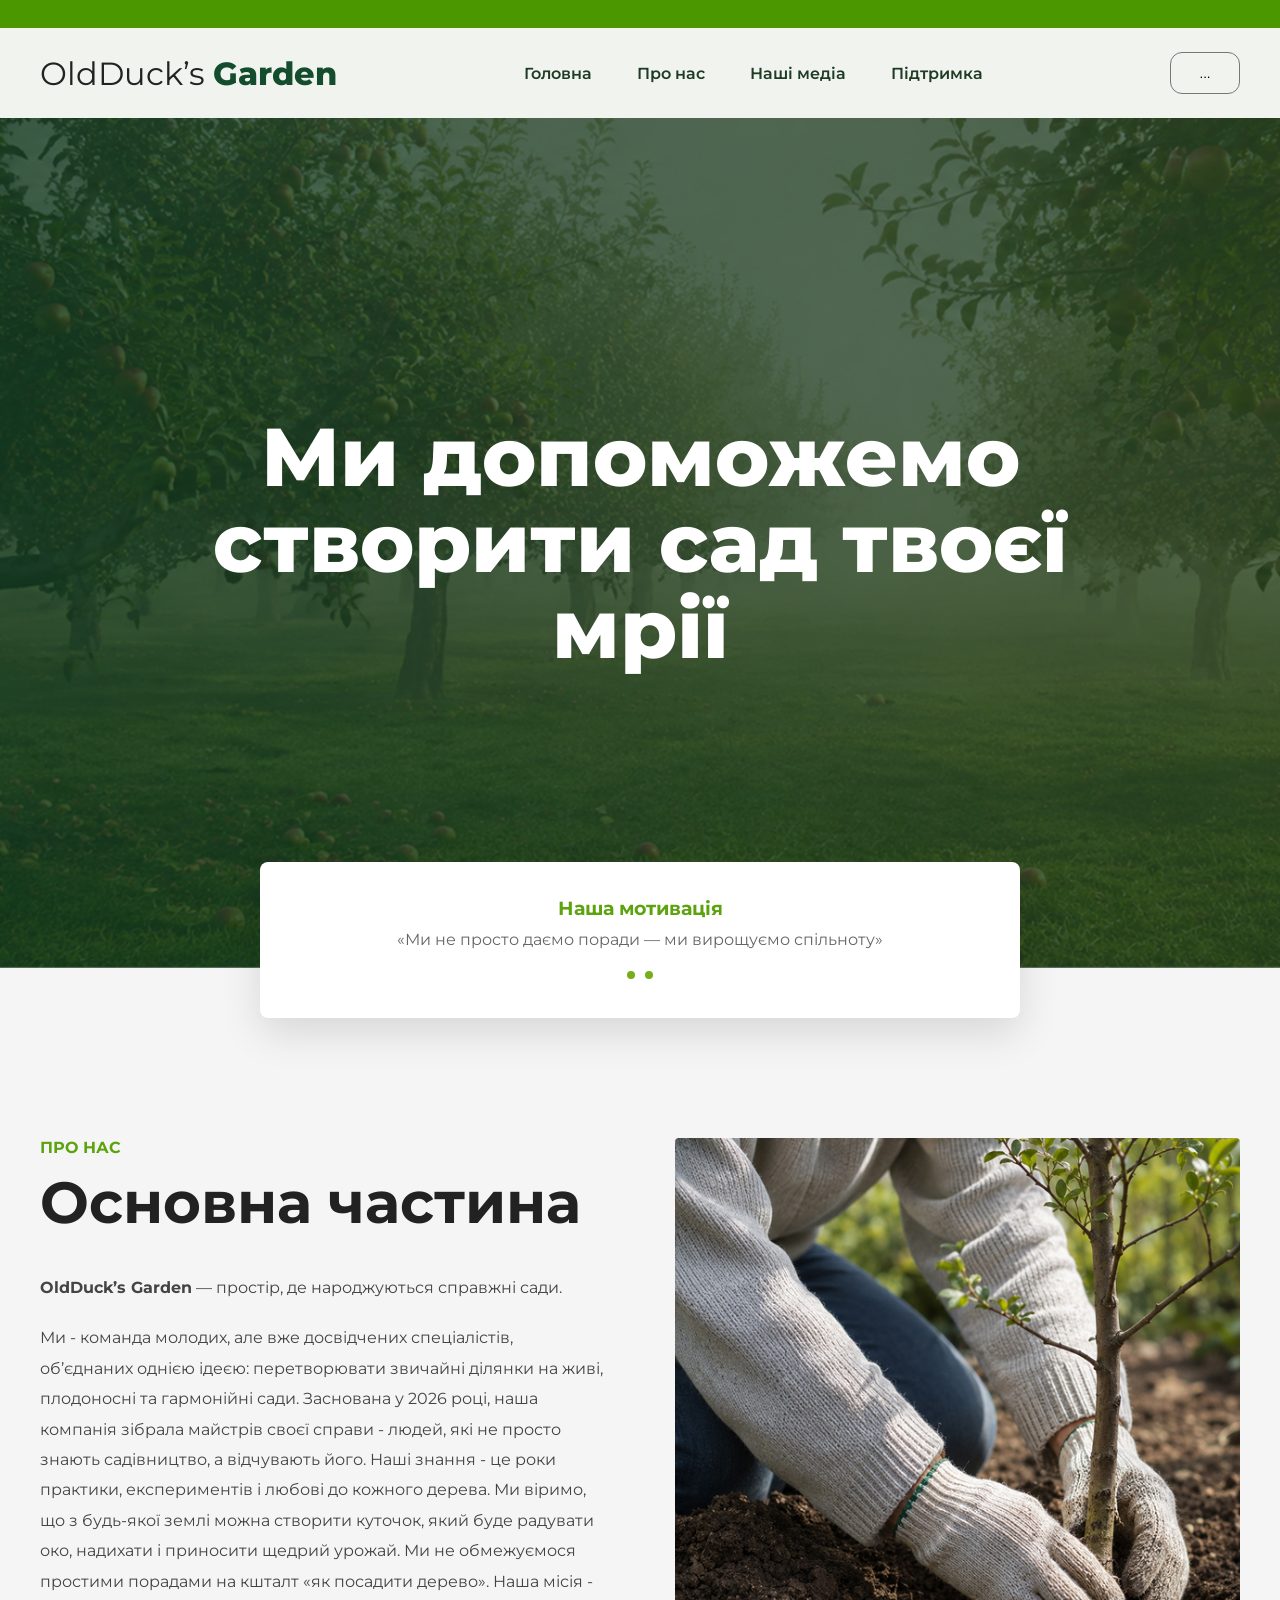
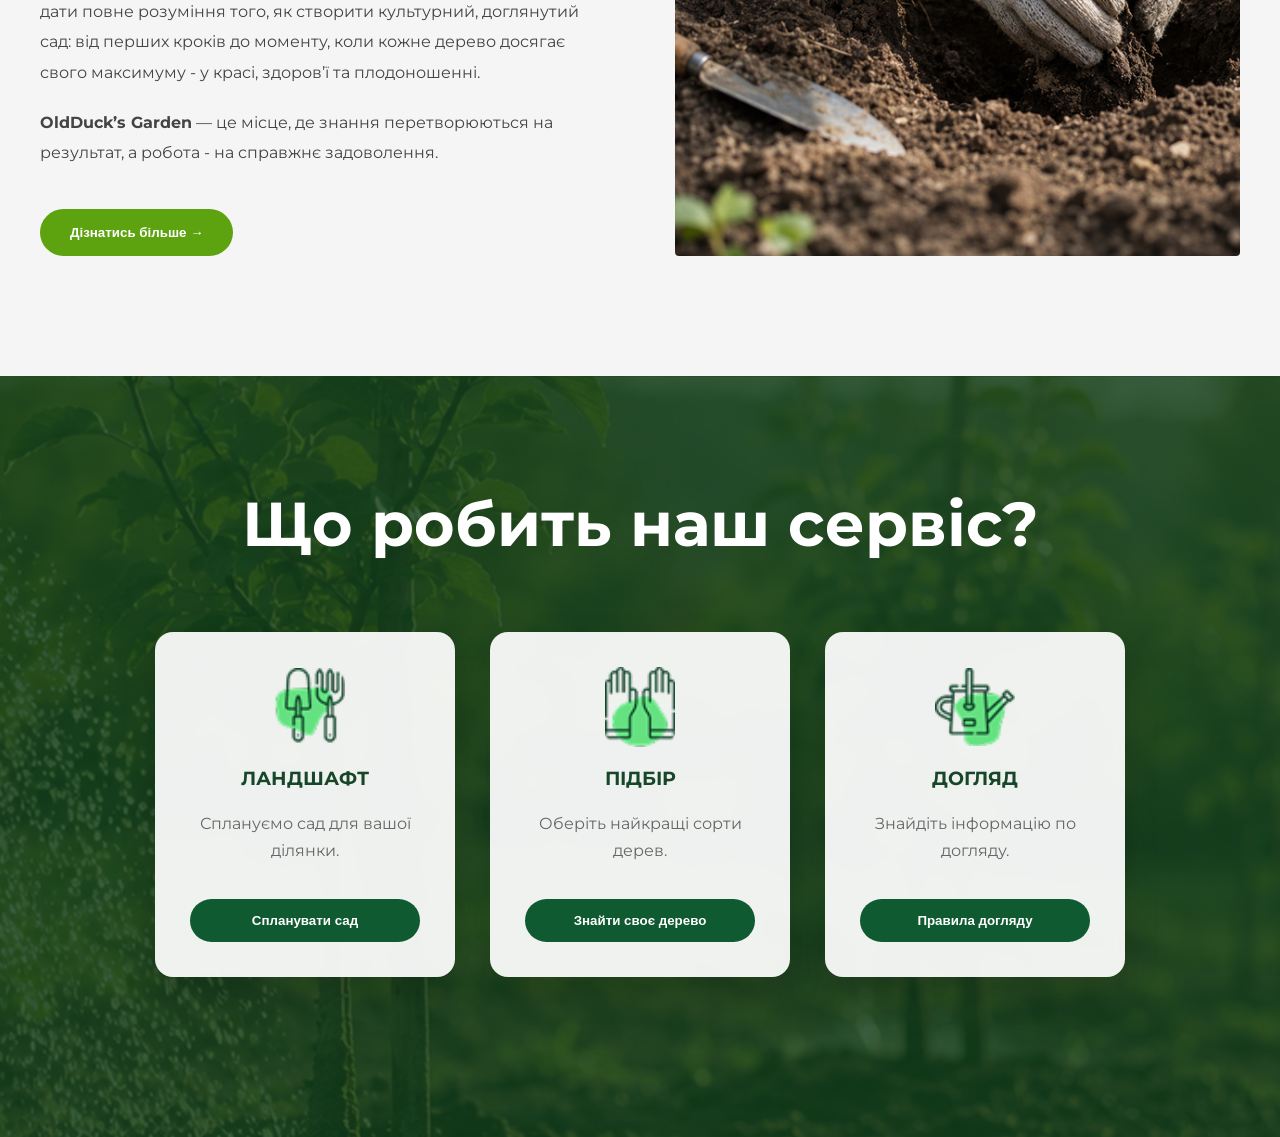
<file: index.html>
<!DOCTYPE html>
<html lang="uk">
<head>
  <meta charset="UTF-8" />
  <meta name="viewport" content="width=device-width, initial-scale=1.0"/>
  <title>OldDuck's Garden</title>

  <link rel="preconnect" href="https://fonts.googleapis.com">
  <link rel="preconnect" href="https://fonts.gstatic.com" crossorigin>

  <link href="https://fonts.googleapis.com/css2?family=Montserrat:wght@400;500;600;700;800&display=swap" rel="stylesheet">

  <link rel="stylesheet" href="./css/style.css">
</head>
<body>

  <!-- TOP BAR -->
  <div class="top-line"></div>

  <!-- HEADER -->
  <header class="header">
    <div class="container nav-container">

      <div class="logo">
        <span class="light">OldDuck’s</span>
        <span class="bold">Garden</span>
      </div>

      <nav class="nav">
        <a href="#">Головна</a>
        <a href="#">Про нас</a>
        <a href="#">Наші медіа</a>
        <a href="#">Підтримка</a>
      </nav>

      <button class="menu-btn">...</button>

    </div>
  </header>

  <!-- HERO -->
  <section class="hero">

    <div class="overlay"></div>

    <div class="hero-content">
      <h1>
        Ми допоможемо <br>
        створити сад твоєї <br>
        мрії
      </h1>
    </div>

    <!-- FLOAT CARD -->
    <div class="floating-card">

      <h3>Наша мотивація</h3>

      <p>
        «Ми не просто даємо поради — ми вирощуємо спільноту»
      </p>

      <div class="dots">
        <span></span>
        <span></span>
      </div>

    </div>

  </section>

  <!-- ABOUT -->
  <section class="about">

    <div class="container about-grid">

      <div class="about-text">

        <span class="section-label">ПРО НАС</span>

        <h2>Основна частина</h2>

        <p>
          <strong>OldDuck’s Garden</strong> — простір, де народжуються справжні сади.
        </p>

        <p>
            Ми - команда молодих, але вже досвідчених спеціалістів, об’єднаних однією ідеєю: перетворювати звичайні ділянки на живі, плодоносні та гармонійні сади. Заснована у 2026 році, наша компанія зібрала майстрів своєї справи - людей, які не просто знають садівництво, а відчувають його.
Наші знання - це роки практики, експериментів і любові до кожного дерева. Ми віримо, що з будь-якої землі можна створити куточок, який буде радувати око, надихати і приносити щедрий урожай.
Ми не обмежуємося простими порадами на кшталт «як посадити дерево». Наша місія - дати повне розуміння того, як створити культурний, доглянутий сад: від перших кроків до моменту, коли кожне дерево досягає свого максимуму - у красі, здоров’ї та плодоношенні.
        </p>

        <p>
          <strong>OldDuck’s Garden</strong> — це місце, де знання перетворюються на результат, а робота - на справжнє задоволення.
        </p>

        <button class="green-btn">
          Дізнатись більше →
         </button>

      </div>

      <div class="about-image">
        <img
          src="./assets/about-image.jpg"
          alt="Про нас"
        >
      </div>

    </div>

  </section>

  <!-- SERVICES -->
  <section class="services">

    <div class="services-overlay"></div>

    <div class="container">

      <h2>Що робить наш сервіс?</h2>

      <div class="cards">

        <!-- CARD 1 -->
        <div class="service-card">

          <div class="icon">
            <img src="./assets/service-landscape.png" alt="">
          </div>

          <h3>ЛАНДШАФТ</h3>

          <p>
            Сплануємо сад для вашої ділянки.
          </p>

          <a href="garden-planner.html">
            <button>Спланувати сад</button>
          </a>

        </div>

        <!-- CARD 2 -->
        <div class="service-card">

          <div class="icon">
            <img src="./assets/service-tree.png" alt="">
          </div>

          <h3>ПІДБІР</h3>

          <p>
            Оберіть найкращі сорти дерев.
          </p>

          <a href="trees-list-page.html">
            <button>Знайти своє дерево</button>
          </a>  
 

        </div>

        <!-- CARD 3 -->
        <div class="service-card">

          <div class="icon">
            <img src="./assets/service-care.png" alt="">
          </div>

          <h3>ДОГЛЯД</h3>

          <p>
            Знайдіть інформацію по догляду.
          </p>

          <a href="care.html">
            <button>Правила догляду</button>
          </a>


        </div>

      </div>

    </div>

  </section>

  <script src="./js/script.js"></script>

</body>
</html>
</file>
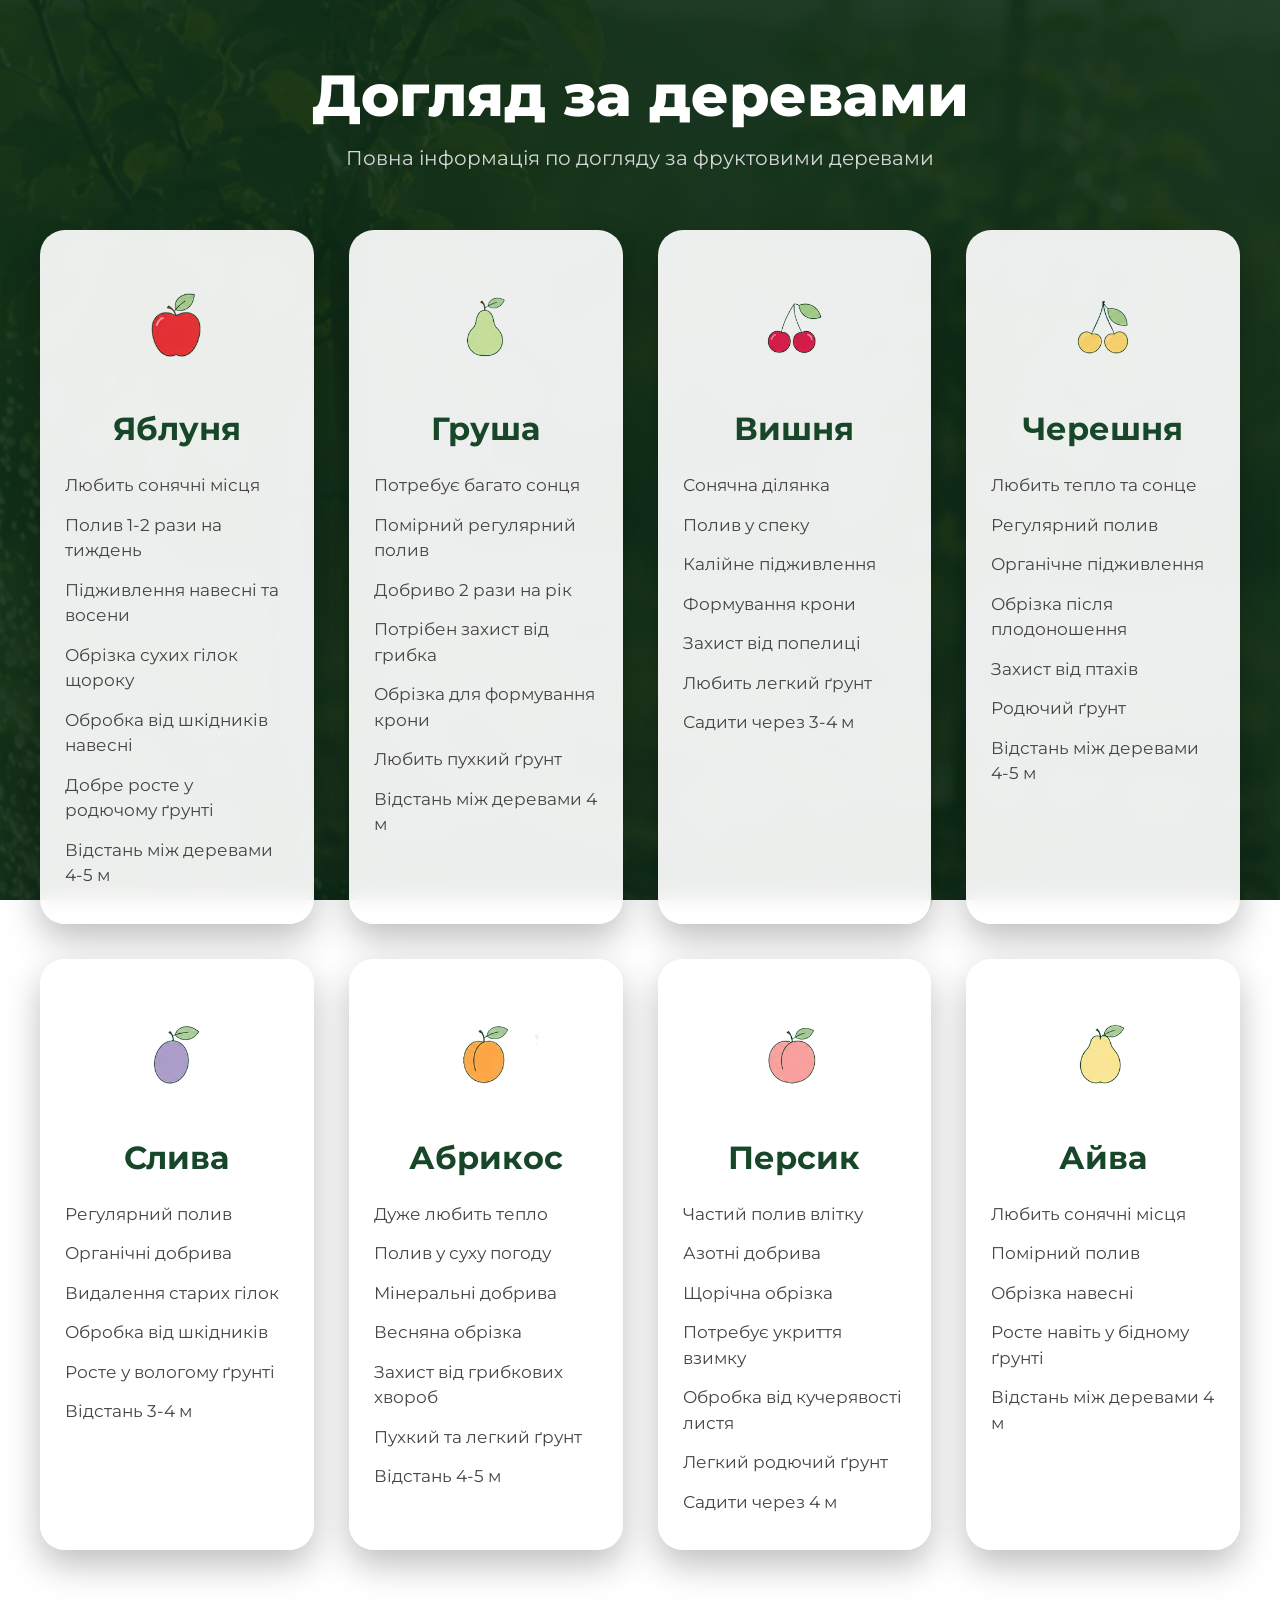
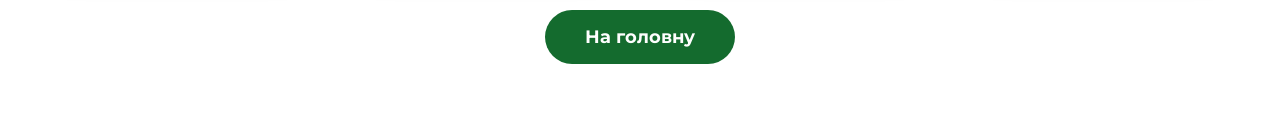
<file: care.html>
<!DOCTYPE html>
<html lang="uk">
<head>

<meta charset="UTF-8">
<meta name="viewport" content="width=device-width, initial-scale=1.0">

<title>Догляд за деревами</title>

<link rel="stylesheet" href="css/care.css">

<link href="https://fonts.googleapis.com/css2?family=Montserrat:wght@400;600;700;800&display=swap" rel="stylesheet">

</head>

<body>

<div class="care-container">

    <h1 class="care-title">Догляд за деревами</h1>

    <p class="care-subtitle">
        Повна інформація по догляду за фруктовими деревами
    </p>

    <div class="care-grid">

        <!-- ЯБЛУНЯ -->

        <div class="care-card">

            <img src="assets/apple.png" alt="Яблуня">

            <h2>Яблуня</h2>

            <ul>
                <li>Любить сонячні місця</li>
                <li>Полив 1-2 рази на тиждень</li>
                <li>Підживлення навесні та восени</li>
                <li>Обрізка сухих гілок щороку</li>
                <li>Обробка від шкідників навесні</li>
                <li>Добре росте у родючому ґрунті</li>
                <li>Відстань між деревами 4-5 м</li>
            </ul>

        </div>

        <!-- ГРУША -->

        <div class="care-card">

            <img src="assets/pear.png" alt="Груша">

            <h2>Груша</h2>

            <ul>
                <li>Потребує багато сонця</li>
                <li>Помірний регулярний полив</li>
                <li>Добриво 2 рази на рік</li>
                <li>Потрібен захист від грибка</li>
                <li>Обрізка для формування крони</li>
                <li>Любить пухкий ґрунт</li>
                <li>Відстань між деревами 4 м</li>
            </ul>

        </div>

        <!-- ВИШНЯ -->

        <div class="care-card">

            <img src="assets/cherry.png" alt="Вишня">

            <h2>Вишня</h2>

            <ul>
                <li>Сонячна ділянка</li>
                <li>Полив у спеку</li>
                <li>Калійне підживлення</li>
                <li>Формування крони</li>
                <li>Захист від попелиці</li>
                <li>Любить легкий ґрунт</li>
                <li>Садити через 3-4 м</li>
            </ul>

        </div>

        <!-- ЧЕРЕШНЯ -->

        <div class="care-card">

            <img src="assets/merry.png" alt="Черешня">

            <h2>Черешня</h2>

            <ul>
                <li>Любить тепло та сонце</li>
                <li>Регулярний полив</li>
                <li>Органічне підживлення</li>
                <li>Обрізка після плодоношення</li>
                <li>Захист від птахів</li>
                <li>Родючий ґрунт</li>
                <li>Відстань між деревами 4-5 м</li>
            </ul>

        </div>

        <!-- СЛИВА -->

        <div class="care-card">

            <img src="assets/plum.png" alt="Слива">

            <h2>Слива</h2>

            <ul>
                <li>Регулярний полив</li>
                <li>Органічні добрива</li>
                <li>Видалення старих гілок</li>
                <li>Обробка від шкідників</li>
                <li>Росте у вологому ґрунті</li>
                <li>Відстань 3-4 м</li>
            </ul>

        </div>

        <!-- АБРИКОС -->

        <div class="care-card">

            <img src="assets/apricot.png" alt="Абрикос">

            <h2>Абрикос</h2>

            <ul>
                <li>Дуже любить тепло</li>
                <li>Полив у суху погоду</li>
                <li>Мінеральні добрива</li>
                <li>Весняна обрізка</li>
                <li>Захист від грибкових хвороб</li>
                <li>Пухкий та легкий ґрунт</li>
                <li>Відстань 4-5 м</li>
            </ul>

        </div>

        <!-- ПЕРСИК -->

        <div class="care-card">

            <img src="assets/peach.png" alt="Персик">

            <h2>Персик</h2>

            <ul>
                <li>Частий полив влітку</li>
                <li>Азотні добрива</li>
                <li>Щорічна обрізка</li>
                <li>Потребує укриття взимку</li>
                <li>Обробка від кучерявості листя</li>
                <li>Легкий родючий ґрунт</li>
                <li>Садити через 4 м</li>
            </ul>

        </div>

        <!-- АЙВА -->

        <div class="care-card">

            <img src="assets/quince.png" alt="Айва">

            <h2>Айва</h2>

            <ul>
                <li>Любить сонячні місця</li>
                <li>Помірний полив</li>
                <li>Обрізка навесні</li>
                <li>Росте навіть у бідному ґрунті</li>
                <li>Відстань між деревами 4 м</li>
            </ul>

        </div>

    </div>

    <div class="back-wrapper">

        <a href="index.html" class="back-btn">
            На головну
        </a>

    </div>

</div>

</body>
</html>
</file>
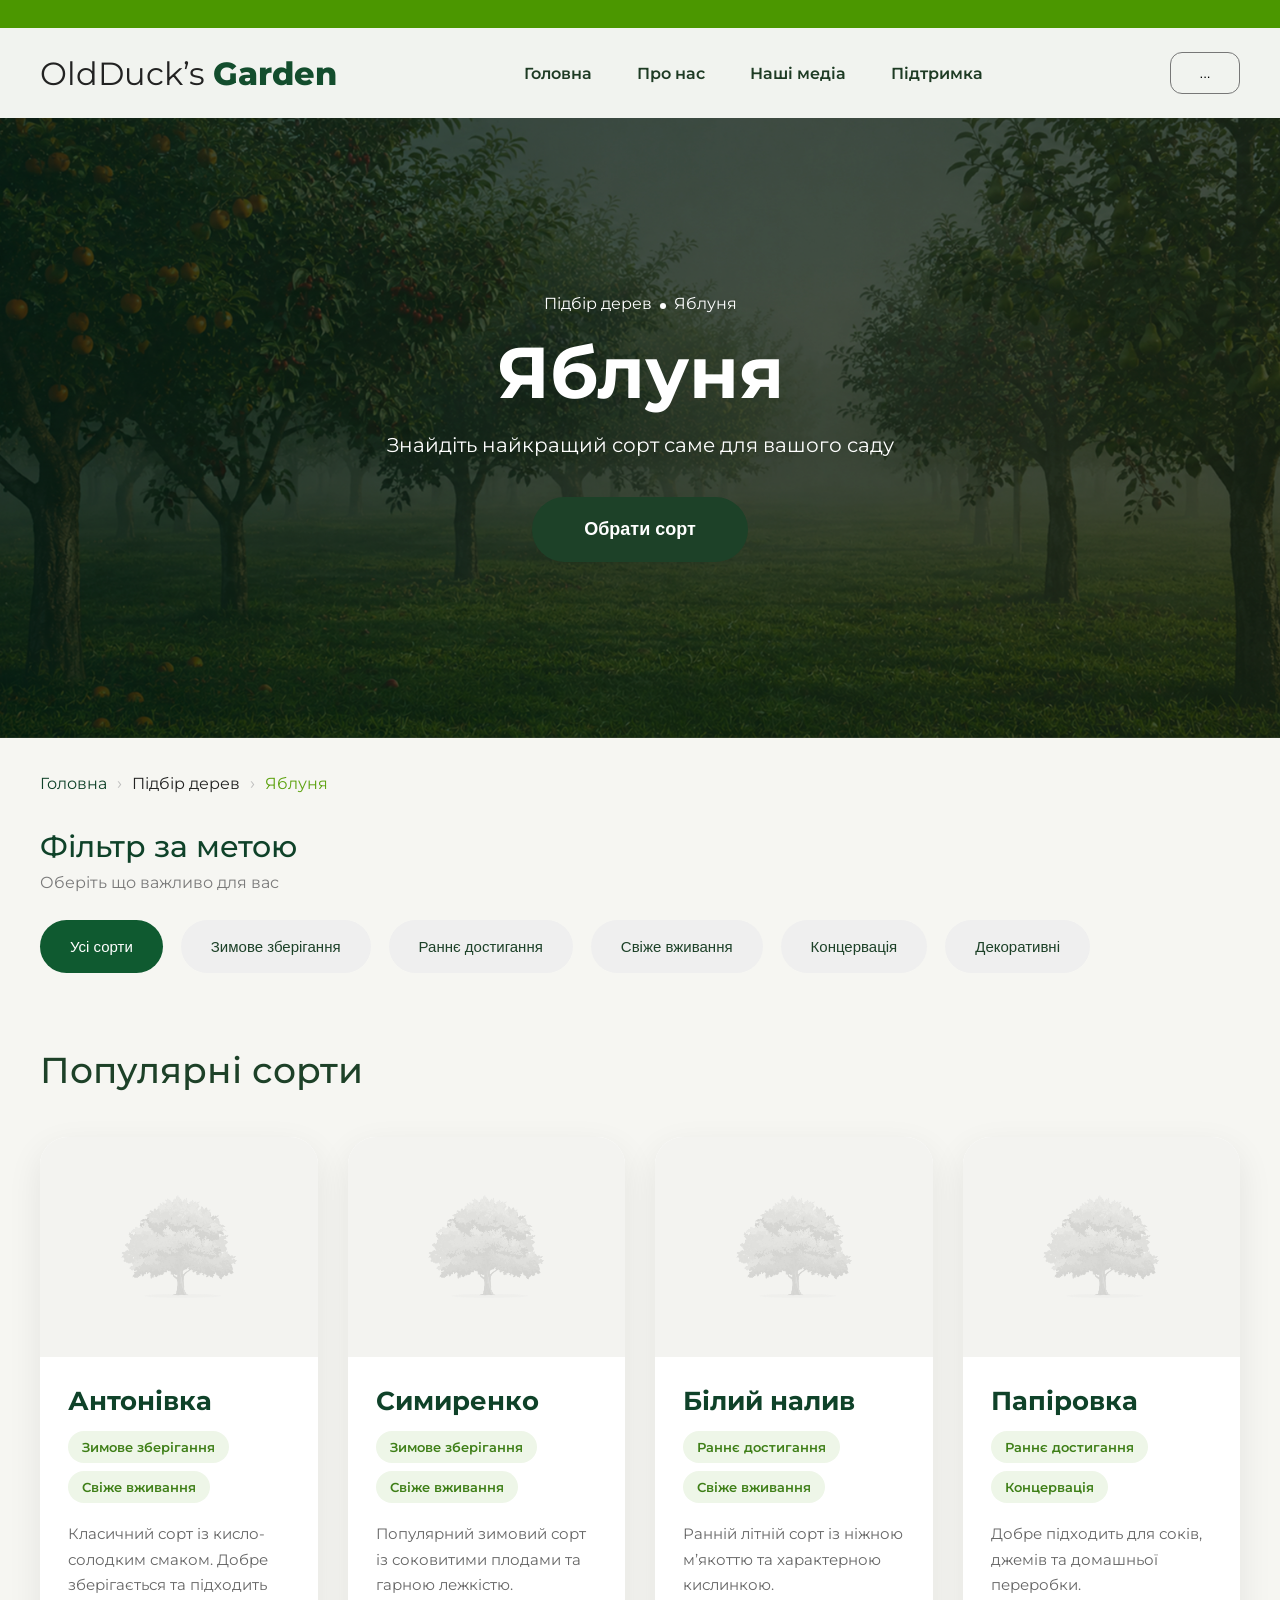
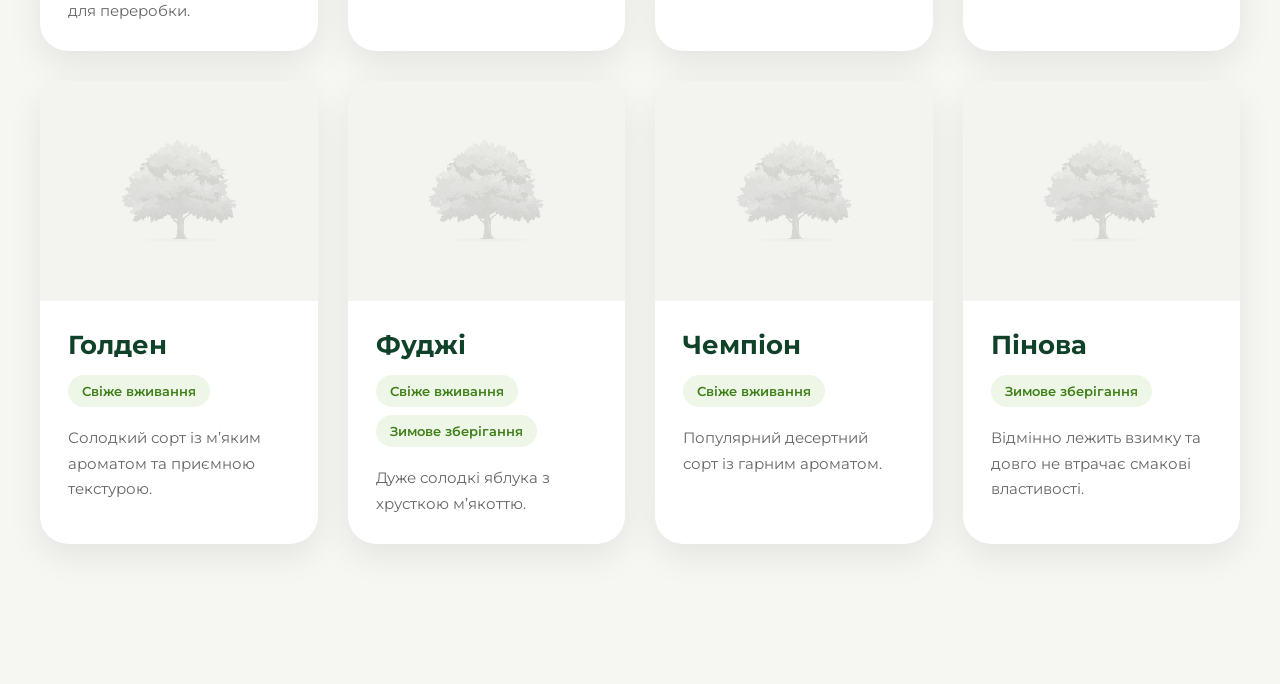
<file: tree-varieties-page.html>
<!DOCTYPE html>
<html lang="uk">
<head>
  <meta charset="UTF-8">
  <meta name="viewport" content="width=device-width, initial-scale=1.0">

  <title>Сорти дерев | OldDuck's Garden</title>

  <link rel="preconnect" href="https://fonts.googleapis.com">
  <link rel="preconnect" href="https://fonts.gstatic.com" crossorigin>

  <link href="https://fonts.googleapis.com/css2?family=Montserrat:wght@400;500;600;700;800&display=swap" rel="stylesheet">

  <link rel="stylesheet" href="css/tree-varieties-page.css">
</head>
<body>

  <!-- TOP LINE -->
  <div class="top-line"></div>

  <!-- HEADER -->
  <header class="header">

    <div class="container nav-container">

      <div class="logo">
        <span class="light">OldDuck’s</span>
        <span class="bold">Garden</span>
      </div>

      <nav class="nav">
        <a href="index.html">Головна</a>
        <a href="#">Про нас</a>
        <a href="#">Наші медіа</a>
        <a href="#">Підтримка</a>
      </nav>

      <button class="menu-btn">...</button>

    </div>

  </header>

  <!-- HERO -->
  <section class="hero">

    <div class="overlay"></div>

    <div class="hero-content">

      <div class="hero-topline">

  <span>
    Підбір дерев
  </span>

  <span class="dot-separator"></span>

  <span id="hero-tree-name">
    Яблуня
  </span>

</div>

<h1 id="hero-title">
  Яблуня
</h1>

      <p id="hero-subtitle">
        Знайдіть найкращий сорт саме для вашого саду
      </p>

      <button class="hero-btn">
        Обрати сорт
      </button>

    </div>

  </section>

  <!-- BREADCRUMBS -->
  <section class="breadcrumbs">

    <div class="container breadcrumb-row">

      <span>
        Головна
      </span>

      <span class="arrow">
        ›
      </span>

      <span>
        Підбір дерев
      </span>

      <span class="arrow">
        ›
      </span>

      <span class="active-page" id="breadcrumb-tree">
        Яблуня
      </span>

    </div>

  </section>

  <!-- FILTERS -->
  <section class="filters">

    <div class="container">

      <div class="filter-header">

        <h3>
          Фільтр за метою
        </h3>

        <p>
          Оберіть що важливо для вас
        </p>

      </div>

      <div class="filter-buttons">

        <button class="active" data-filter="all">
          Усі сорти
        </button>

        <button data-filter="winter">
          Зимове зберігання
        </button>

        <button data-filter="early">
          Раннє достигання
        </button>

        <button data-filter="fresh">
          Свіже вживання
        </button>

        <button data-filter="conservation">
          Концервація
        </button>

        <button data-filter="decorative">
          Декоративні
        </button>

      </div>

    </div>

  </section>

  <!-- TREE VARIETIES -->
  <section class="trees">

    <div class="container">

      <h2 id="tree-title">
        Сорти яблуні
      </h2>

      <div class="tree-grid" id="tree-grid">

        <!-- JS inject -->

      </div>

    </div>

  </section>

  <script src="js/tree-varieties-page.js"></script>

</body>
</html>
</file>
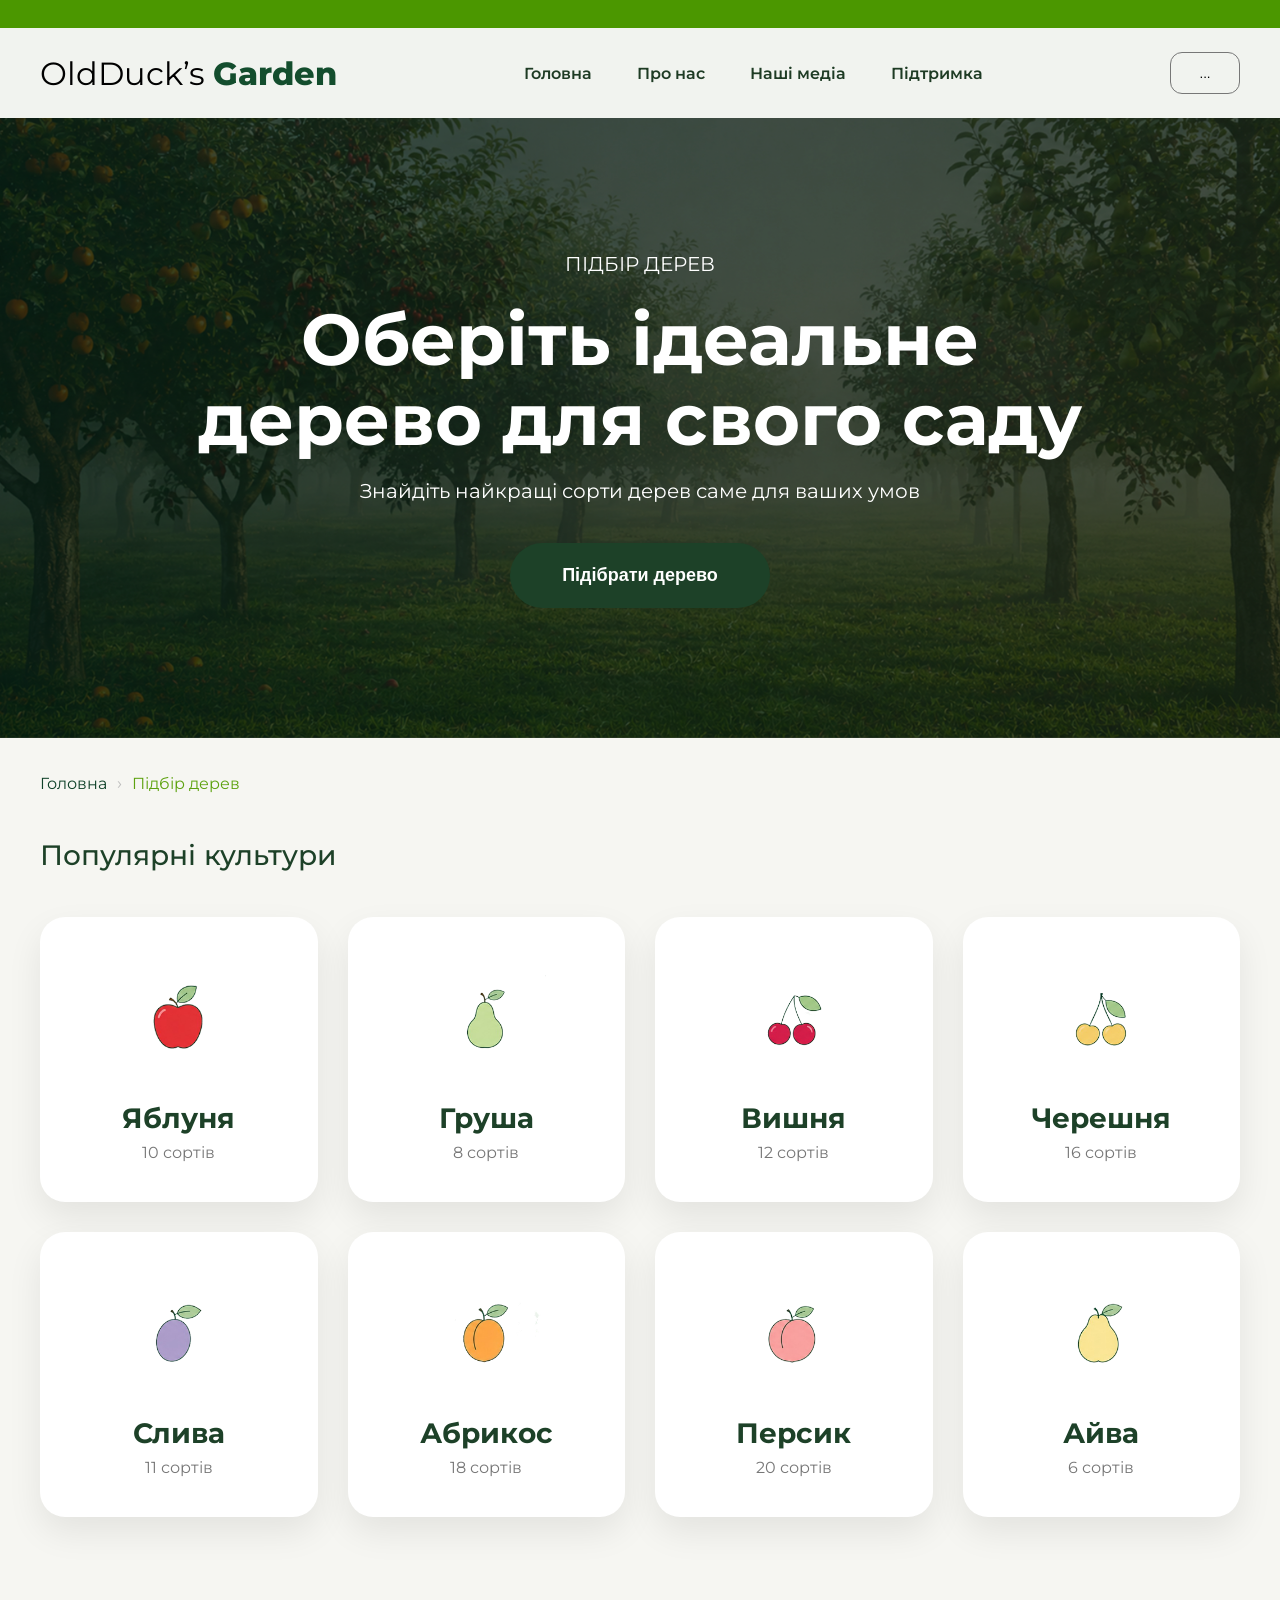
<file: trees-list-page.html>
<!DOCTYPE html>
<html lang="uk">
<head>
  <meta charset="UTF-8" />
  <meta name="viewport" content="width=device-width, initial-scale=1.0"/>

  <title>Підбір дерев | OldDuck's Garden</title>

  <link rel="preconnect" href="https://fonts.googleapis.com">
  <link rel="preconnect" href="https://fonts.gstatic.com" crossorigin>

  <link href="https://fonts.googleapis.com/css2?family=Montserrat:wght@400;500;600;700;800&display=swap" rel="stylesheet">

  <link rel="stylesheet" href="./css/trees-list-page.css">
</head>

<body>

  <!-- TOP LINE -->
  <div class="top-line"></div>

  <!-- HEADER -->
  <header class="header">

    <div class="container nav-container">

      <div class="logo">
        <span class="light">OldDuck’s</span>
        <span class="bold">Garden</span>
      </div>

      <nav class="nav">
        <a href="index.html">Головна</a>
        <a href="#">Про нас</a>
        <a href="#">Наші медіа</a>
        <a href="#">Підтримка</a>
      </nav>

      <button class="menu-btn">...</button>

    </div>

  </header>

  <!-- HERO -->
  <section class="hero">

    <div class="overlay"></div>

    <div class="hero-content">

      <span class="hero-label">
        ПІДБІР ДЕРЕВ
      </span>

      <h1>
        Оберіть ідеальне <br>
        дерево для свого саду
      </h1>

      <p>
        Знайдіть найкращі сорти дерев саме для ваших умов
      </p>

      <button class="hero-btn">
        Підібрати дерево
      </button>

    </div>

  </section>

  <!-- BREADCRUMBS -->
  <section class="breadcrumbs">

  <div class="container breadcrumb-row">

    <span>Головна</span>

    <span class="arrow">
      ›
    </span>

    <span class="active-page">
      Підбір дерев
    </span>

  </div>

</section>
  
  <!-- TREE GRID -->
  <section class="trees">

    <div class="container">

      <h2>Популярні культури</h2>

      <div class="tree-grid">
        
        <a href="tree-varieties-page.html?tree=apple" class="tree-link">
  <div class="tree-card">
    <img src="./assets/tree-list-page/apple.png" alt="">
    <h3>Яблуня</h3>
    <p>10 сортів</p>
  </div>
</a>

        <a href="tree-varieties-page.html?tree=pear" class="tree-link">
  <div class="tree-card">
    <img src="./assets/tree-list-page/pear.png" alt="">
    <h3>Груша</h3>
    <p>8 сортів</p>
  </div>
</a>

        <a href="tree-varieties-page.html?tree=cherry" class="tree-link">
  <div class="tree-card">
    <img src="./assets/tree-list-page/cherry.png" alt="">
    <h3>Вишня</h3>
    <p>12 сортів</p>
  </div>
</a>

        <a href="tree-varieties-page.html?tree=sweet-cherry" class="tree-link">
  <div class="tree-card">
    <img src="./assets/tree-list-page/merry.png" alt="">
    <h3>Черешня</h3>
    <p>16 сортів</p>
  </div>
</a>

        <a href="tree-varieties-page.html?tree=plum" class="tree-link">
  <div class="tree-card">
    <img src="./assets/tree-list-page/plum.png" alt="">
    <h3>Слива</h3>
    <p>11 сортів</p>
  </div>
</a>

        <a href="tree-varieties-page.html?tree=apricot" class="tree-link">
  <div class="tree-card">
    <img src="./assets/tree-list-page/apricot.png" alt="">
    <h3>Абрикос</h3>
    <p>18 сортів</p>
  </div>
</a>

        <a href="tree-varieties-page.html?tree=peach" class="tree-link">
  <div class="tree-card">
    <img src="./assets/tree-list-page/peach.png" alt="">
    <h3>Персик</h3>
    <p>20 сортів</p>
  </div>
</a>

        <a href="tree-varieties-page.html?tree=quince" class="tree-link">
  <div class="tree-card">
    <img src="./assets/tree-list-page/quince.png" alt="">
    <h3>Айва</h3>
    <p>6 сортів</p>
  </div>
</a>

      </div>

    </div>

  </section>

</body>
</html>
</file>
<file: css/style.css>
*{
  margin:0;
  padding:0;
  box-sizing:border-box;
}

body{
  font-family:'Montserrat', sans-serif;
  background:#f5f5f5;
  color:#222;
}

.container{
  width:1200px;
  max-width:95%;
  margin:auto;
}

/* TOP LINE */

.top-line{
  width:100%;
  height:28px;
  background:#4b9700;
}

/* HEADER */

.header{
  background:#f1f3ef;
  position:sticky;
  top:0;
  z-index:1000;
  backdrop-filter:blur(10px);
}

.nav-container{
  height:90px;
  display:flex;
  align-items:center;
  justify-content:space-between;
}

.logo{
  font-size:32px;
}

.logo .light{
  font-weight:400;
}

.logo .bold{
  font-weight:800;
  color:#134d2d;
}

.nav{
  display:flex;
  gap:45px;
}

.nav a{
  text-decoration:none;
  color:#1e3b24;
  font-weight:600;
  transition:.3s;
}

.nav a:hover{
  color:#4b9700;
}

.menu-btn{
  width:70px;
  height:42px;
  border-radius:12px;
  border:1px solid #777;
  background:transparent;
  cursor:pointer;
}

/* HERO */

.hero{
  height:850px;

  background-image:url('../assets/hero-bg.jpg');
  background-size:cover;
  background-position:center;

  position:relative;

  display:flex;
  align-items:center;
  justify-content:center;
}

.overlay{
  position:absolute;
  inset:0;
  background:rgba(15,40,15,.45);
}

.hero-content{
  position:relative;
  z-index:2;
  text-align:center;
}

.hero h1{
  color:white;
  font-size:82px;
  font-weight:800;
  line-height:1.05;
}

/* FLOAT CARD */

.floating-card{
  position:absolute;
  bottom:-50px;
  left:50%;
  transform:translateX(-50%);

  width:760px;
  max-width:90%;

  background:white;
  padding:35px;
  border-radius:8px;

  box-shadow:0 15px 40px rgba(0,0,0,.12);

  text-align:center;
  z-index:10;
}

.floating-card h3{
  color:#5da20f;
  margin-bottom:10px;
}

.floating-card p{
  color:#666;
}

.dots{
  margin-top:15px;
}

.dots span{
  width:8px;
  height:8px;
  border-radius:50%;
  background:#75ad1b;
  display:inline-block;
  margin:0 3px;
}

/* ABOUT */

.about{
  padding:170px 0 120px;
}

.about-grid{
  display:grid;
  grid-template-columns:1fr 1fr;
  gap:70px;
}

.section-label{
  color:#5da20f;
  font-weight:700;
}

.about h2{
  font-size:58px;
  margin:10px 0 35px;
}

.about p{
  line-height:1.9;
  margin-bottom:20px;
  color:#444;
}

.about-image img{
  width:100%;
  height:100%;
  object-fit:cover;
  border-radius:4px;
}

.green-btn{
  margin-top:20px;
  background:#5da20f;
  color:white;
  border:none;
  padding:16px 30px;
  border-radius:40px;
  font-weight:700;
  cursor:pointer;
  transition:.3s;
}

.green-btn:hover{
  transform:translateY(-3px);
}

/* SERVICES */

.services{
  position:relative;

  padding:110px 0 160px;

  background-image:url('../assets/services-bg.jpg');
  background-size:cover;
  background-position:center;
}

.services-overlay{
  position:absolute;
  inset:0;
  background:rgba(16,60,20,.55);
}

.services .container{
  position:relative;
  z-index:2;
}

.services h2{
  text-align:center;
  color:white;
  font-size:62px;
  margin-bottom:70px;
}

.cards{
  display:flex;
  gap:35px;
  justify-content:center;
  flex-wrap:wrap;
}

.service-card{
  width:300px;
  background:rgba(255,255,255,.93);
  backdrop-filter:blur(10px);
  border-radius:18px;
  padding:35px;
  box-shadow:0 15px 35px rgba(0,0,0,.15);
  transition:.35s;
  text-align:center;
}

.service-card:hover{
  transform:translateY(-10px);
}

.icon{
  width:80px;
  height:80px;
  margin:0 auto 20px;
}

.icon img{
  width:100%;
  height:100%;
  object-fit:contain;
}

.service-card h3{
  margin-bottom:20px;
  color:#174628;
}

.service-card p{
  color:#666;
  line-height:1.7;
  margin-bottom:35px;
}

.service-card button{
  width:100%;
  border:none;
  background:#0f5a30;
  color:white;
  padding:14px;
  border-radius:30px;
  font-weight:700;
  cursor:pointer;
}

/* RESPONSIVE */

@media(max-width:900px){

  .hero h1{
    font-size:52px;
  }

  .about-grid{
    grid-template-columns:1fr;
  }

  .nav{
    display:none;
  }

}
</file>
<file: css/care.css>
*{
    margin:0;
    padding:0;
    box-sizing:border-box;
}

body{
    font-family:'Montserrat', sans-serif;

    background:
    linear-gradient(rgba(12,40,20,0.75), rgba(12,40,20,0.75)),
    url('../assets/services-bg.jpg');

    background-size:cover;
    background-position:center;
    background-attachment:fixed;

    color:white;
    min-height:100vh;
}

/* CONTAINER */

.care-container{
    width:1200px;
    max-width:95%;
    margin:auto;
    padding:60px 0;
}

/* TITLE */

.care-title{
    text-align:center;
    margin-bottom:15px;

    font-size:58px;
    font-weight:800;
}

.care-subtitle{
    text-align:center;
    color:#d8d8d8;

    margin-bottom:60px;

    font-size:20px;
}

/* GRID */

.care-grid{
    display:grid;

    grid-template-columns:repeat(4, 1fr);

    gap:35px;
}

/* CARD */

.care-card{
    background:rgba(255,255,255,0.92);

    border-radius:25px;

    padding:35px 25px;

    text-align:center;

    backdrop-filter:blur(10px);

    box-shadow:0 15px 35px rgba(0,0,0,0.25);

    transition:0.35s;
}

.care-card:hover{
    transform:translateY(-10px);
}

/* IMAGE */

.care-card img{
    width:120px;
    height:120px;

    object-fit:contain;

    margin-bottom:20px;
}

/* TITLE */

.care-card h2{
    color:#174628;

    font-size:32px;

    margin-bottom:25px;
}

/* LIST */

.care-card ul{
    list-style:none;

    text-align:left;

    display:flex;
    flex-direction:column;

    gap:14px;
}

.care-card li{
    color:#444;

    font-size:17px;

    line-height:1.5;
}

/* BUTTON */

.back-btn{
    display:inline-block;

    margin-top:60px;

    background:#146b2e;

    color:white;

    text-decoration:none;

    padding:16px 40px;

    border-radius:40px;

    font-size:18px;
    font-weight:700;

    transition:0.3s;
}

.back-btn:hover{
    background:#1f8a3d;

    transform:translateY(-3px);
}

/* CENTER BUTTON */

.back-wrapper{
    text-align:center;
}

/* MOBILE */

@media(max-width:1100px){

    .care-grid{
        grid-template-columns:repeat(2,1fr);
    }

}

@media(max-width:700px){

    .care-grid{
        grid-template-columns:1fr;
    }

    .care-title{
        font-size:42px;
    }

}
</file>
<file: css/tree-varieties-page.css>
*{
  margin:0;
  padding:0;
  box-sizing:border-box;
}

body{
  font-family:'Montserrat', sans-serif;
  background:#f6f6f2;
  color:#222;
}

.container{
  width:1200px;
  max-width:95%;
  margin:auto;
}

/* TOP LINE */

.top-line{
  width:100%;
  height:28px;
  background:#4b9700;
}

/* HEADER */

.header{
  background:#f1f3ef;
  position:sticky;
  top:0;
  z-index:1000;
}

.nav-container{
  height:90px;

  display:flex;
  align-items:center;
  justify-content:space-between;
}

.logo{
  font-size:32px;
}

.logo .light{
  font-weight:400;
}

.logo .bold{
  font-weight:800;
  color:#134d2d;
}

.nav{
  display:flex;
  gap:45px;
}

.nav a{
  text-decoration:none;
  color:#1e3b24;
  font-weight:600;
  font-size:16px;

  transition:.3s;
}

.nav a:hover{
  color:#4b9700;
}

.menu-btn{
  width:70px;
  height:42px;

  border-radius:12px;
  border:1px solid #777;

  background:transparent;
  cursor:pointer;
}

/* HERO */

.hero{
  height:620px;

  background-image:url('../assets/tree-varieties-page/hero-bg.jpg');
  background-size:cover;
  background-position:center;

  position:relative;

  display:flex;
  justify-content:center;
  align-items:center;
}

.overlay{
  position:absolute;
  inset:0;
  background:rgba(0,0,0,.45);
}

.hero-content{
  position:relative;
  z-index:2;

  text-align:center;
  color:white;
}

.hero-label{
  color:white;
  font-size:20px;
  font-weight:400;
}

.dot-separator {
  width: 6px;
  height: 6px;
  background: white;
  border-radius: 50%;
  display: inline-block;
  margin: 0 4px;
}

.hero h1{
  font-size:72px;
  line-height:1.1;
  margin:20px 0;
}

.hero p{
  font-size:20px;
  font-weight:400;
}

.hero-btn{
  margin-top:40px;

  background:#1d4128;
  color:white;

  border:none;
  border-radius:40px;

  padding:22px 52px;

  font-size:18px;
  font-weight:700;

  cursor:pointer;

  transition:.3s;
}

.hero-btn:hover{
  background:#dfe7d9;
  transform:translateY(-3px);
}

/* BREADCRUMBS */

.breadcrumbs{
  padding:35px 0;
}

.breadcrumb-row{
  display:flex;
  align-items:center;
  gap:10px;

  font-size:16px;
}

.breadcrumb-row span:first-child{
  color:#0F4229;
  font-weight:400;
}

.arrow{
  color:#bcbcbc;
  font-size:17px;
}

.active-page{
  color:#5da20f;
  font-weight:400;
}

/* FILTERS */

.filters{
  margin-bottom:55px;
}

.filter-header{
  margin-bottom:28px;
}

.filter-header h3{
  font-size:30px;
  font-weight:500;
  color:#0F4229;

  margin-bottom:8px;
}

.filter-header p{
  color:#7a7a7a;
  font-size:16px;
}

.filter-buttons{
  display:flex;
  flex-wrap:wrap;
  gap:18px;
}

.filter-buttons button{
  padding:18px 30px;

  border-radius:999px;
  border:none;

  background:#efefef;

  cursor:pointer;

  font-size:15px;
  font-weight:500;

  color:#1d4128;

  transition:.25s;
}

.filter-buttons button:hover{
  background:#dfe7d9;
}

.filter-buttons .active{
  background:#0F5A30;
  color:white;
}

/* TREES */

.trees{
  padding:20px 0 140px;
}

.trees h2{
  font-size:36px;
  font-weight:500;
  margin-bottom:45px;

  color:#1d4128;
}

.tree-grid{
  display:grid;
  grid-template-columns:repeat(4,1fr);
  gap:30px;
}

.tree-card{
  background:white;
  border-radius:28px;

  overflow:hidden;

  box-shadow:0 12px 35px rgba(0,0,0,.08);

  transition:.35s;
}

.tree-card:hover{
  transform:translateY(-8px);
}

.card-image{
  height:220px;
  background:#f3f3f0;

  display:flex;
  align-items:center;
  justify-content:center;
}

.card-content{
  padding:28px;
}

.card-content h3{
  font-size:26px;
  color:#0F4229;
  margin-bottom:14px;
}

.badges{
  display:flex;
  flex-wrap:wrap;
  gap:8px;

  margin-bottom:18px;
}

.badge{
  background:#eef6e8;
  color:#3f7f18;

  padding:8px 14px;
  border-radius:999px;

  font-size:13px;
  font-weight:600;
}

.card-content p{
  line-height:1.7;
  color:#666;
  font-size:15px;
}

.tree-silhouette{
  width:130px;

  opacity:.16;

  object-fit:contain;

  filter:grayscale(100%);
}

/* RESPONSIVE */

@media(max-width:1100px){

  .tree-grid{
    grid-template-columns:repeat(2,1fr);
  }

}

@media(max-width:700px){

  .tree-grid{
    grid-template-columns:1fr;
  }

  .nav{
    display:none;
  }

  .hero h1{
    font-size:46px;
  }

}
</file>
<file: css/trees-list-page.css>
*{
  margin:0;
  padding:0;
  box-sizing:border-box;
}

body{
  font-family:'Montserrat', sans-serif;
  background:#f6f6f2;
}

.container{
  width:1200px;
  max-width:95%;
  margin:auto;
}

/* TOP LINE */

.top-line{
  height:28px;
  background:#4b9700;
}

/* HEADER */

.header{
  background:#f1f3ef;
  position:sticky;
  top:0;
  z-index:1000;
}

.nav-container{
  height:90px;
  display:flex;
  justify-content:space-between;
  align-items:center;
}

.logo{
  font-size:32px;
}

.logo .light{
  font-weight:400;
}

.logo .bold{
  font-weight:800;
  color:#134d2d;
}

.nav{
  display:flex;
  gap:45px;
}

.nav a{
  text-decoration:none;
  color:#1e3b24;
  font-weight:600;
  font-size:16px;

  transition:.3s;
}

.nav a:hover{
  color:#4b9700;
}

.menu-btn{
  width:70px;
  height:42px;
  border-radius:12px;
  border:1px solid #777;
  background:transparent;
  cursor:pointer;
}

/* HERO */

.hero{
  height:620px;

  background-image:url('../assets/tree-list-page/hero-bg.jpg');
  background-size:cover;
  background-position:center;

  position:relative;

  display:flex;
  justify-content:center;
  align-items:center;
}

.overlay{
  position:absolute;
  inset:0;
  background:rgba(0,0,0,.45);
}

.hero-content{
  position:relative;
  z-index:2;
  text-align:center;
  color:white;
}



.hero-label{
  color:white;

  font-size:20px;
  font-weight:400;

  line-height:1.6;
}

.hero h1{
  font-size:72px;
  margin:20px 0;
  line-height:1.1;
}

.hero p{
  font-size:20px;
}

.hero-btn{
  margin-top:40px;

  background:#1d4128;
  color:white;

  border:none;
  border-radius:40px;

  padding:22px 52px;

  font-size:18px;
  font-weight:700;

  cursor:pointer;

  transition:.3s;
}

/* BREADCRUMBS */

.breadcrumbs{
  padding:35px 0;
  color:#666;
}

.breadcrumb-row{
  display:flex;
  align-items:center;
  gap:10px;

  font-size:16px;
}

.breadcrumb-row span:first-child{
  color:#0F4229;
  font-weight:400;
}

.arrow{
  color:#bcbcbc;
  font-size:17px;
}

.active-page{
  color:#5da20f;
  font-weight:400;
}

/* FILTERS */

.filter-header{
  margin-bottom:28px;
}

.filter-header h3{
  font-size:30px;
  font-weight:500;
  color:#0F4229;

  margin-bottom:8px;
}

.filter-header p{
  color:#7a7a7a;
  font-size:16px;
}

.filter-buttons{
  display:flex;
  flex-wrap:wrap;
  gap:18px;
}

.filter-buttons button{
  padding:18px 30px;

  border-radius:999px;
  border:none;

  background:#efefef;

  cursor:pointer;

  font-size:15px;
  font-weight:500;

  color:#1d4128;

  transition:.25s;
}

.filter-buttons button:hover{
  background:#dfe7d9;
}

.filter-buttons .active{
  background:#0F5A30;
  color:white;
}

/* TREE SECTION */

.trees{
  padding:10px 0 140px;
}

.trees h2{
  font-size:28px;
  font-weight:500;

  margin-bottom:45px;

  color:#1d4128;
}

.tree-grid{
  display:grid;
  grid-template-columns:repeat(4,1fr);
  gap:30px;
}

.tree-card{
  background:white;
  border-radius:25px;
  padding:40px;

  text-align:center;

  box-shadow:0 15px 35px rgba(0,0,0,.08);

  transition:.35s;
  cursor:pointer;
}

.tree-card:hover{
  transform:translateY(-10px);
}

.tree-card img{
  width:120px;
  height:120px;
  object-fit:contain;
  margin-bottom:20px;
}

.tree-card h3{
  font-size:28px;
  color:#1d4128;
}

.tree-card p{
  margin-top:8px;
  color:#777;
}

.tree-link{
  text-decoration:none;
  color:inherit;
  display:block;
}

/* MOBILE */

@media(max-width:1000px){

  .tree-grid{
    grid-template-columns:repeat(2,1fr);
  }

  .hero h1{
    font-size:48px;
  }

}

@media(max-width:700px){

  .tree-grid{
    grid-template-columns:1fr;
  }

  .nav{
    display:none;
  }

}
</file>
